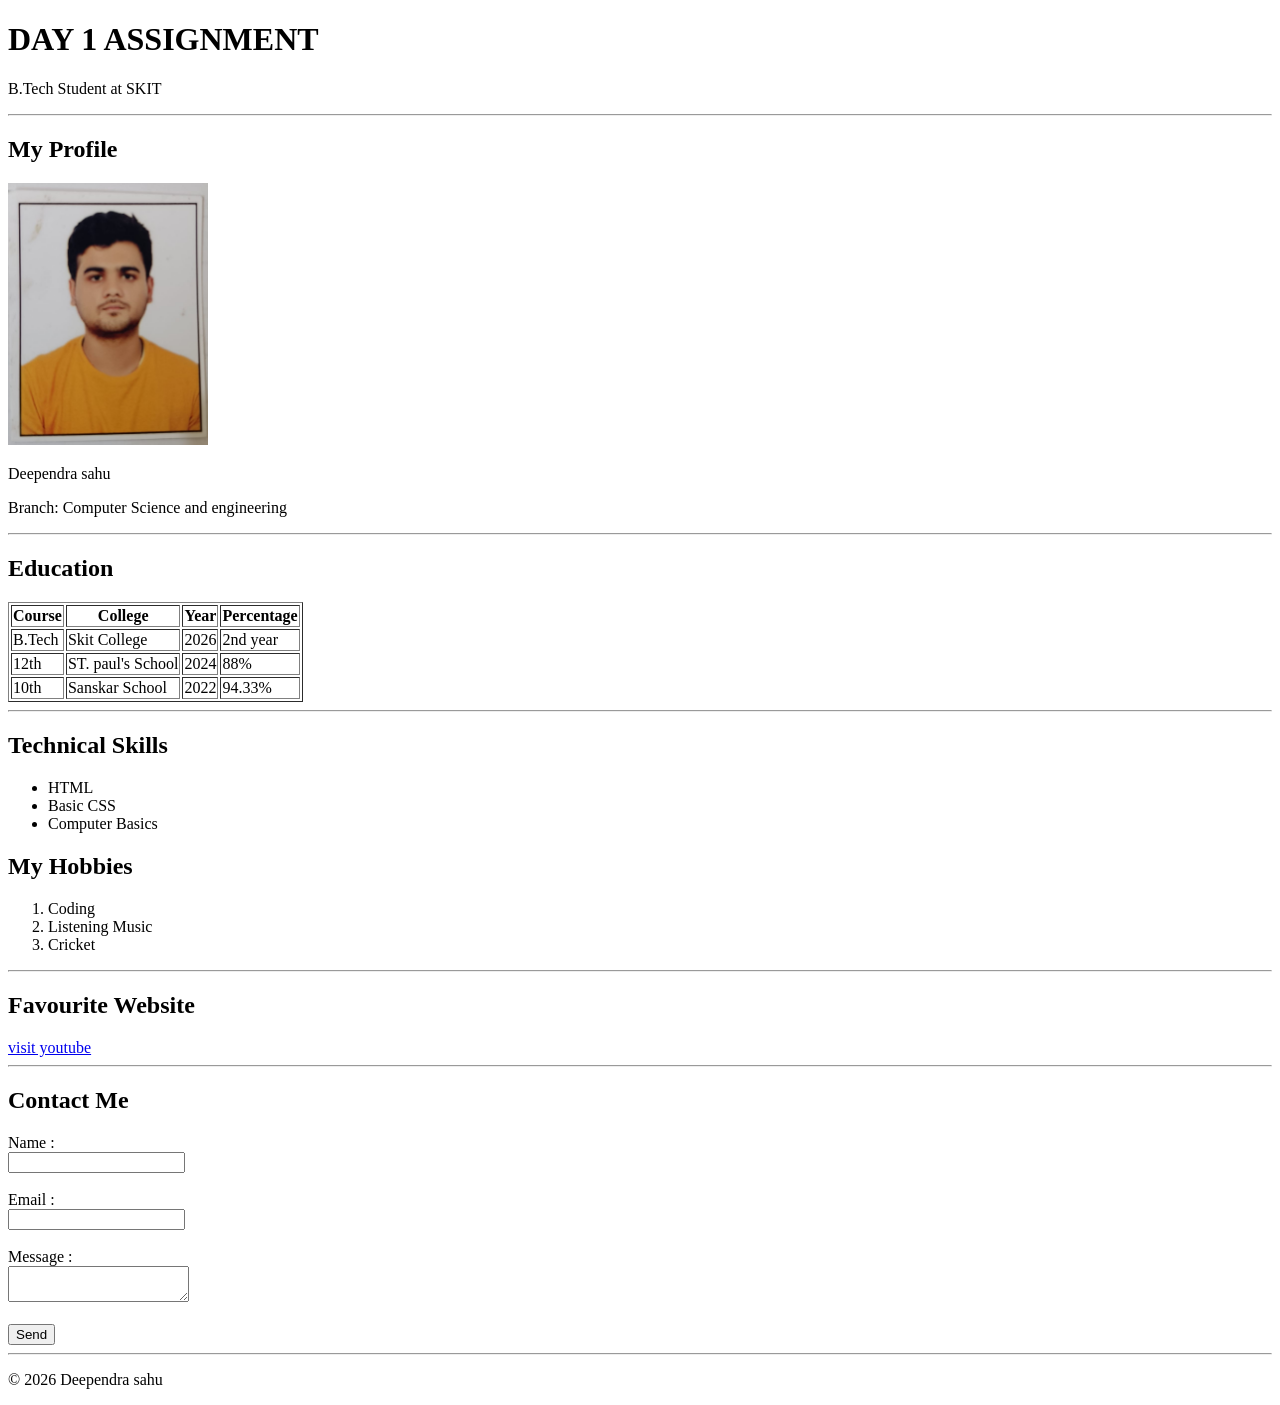
<file: 25ESKCS090/DAY-1/index.html>
<!DOCTYPE html>
<html lang="en">

<head>
    <meta charset="UTF-8">
    <meta name="viewport" content="width=device-width, initial-scale=1.0">
    <title>Student Profile</title>
</head>

<body>

    <header>
        <h1> DAY 1 ASSIGNMENT</h1>
        <p>B.Tech Student at SKIT</p>
    </header>

    <hr>

    <main>

        <section>

            <h2>My Profile</h2>

            <img src="WhatsApp Image 2026-07-12 at 10.43.09 AM.jpeg" alt="My Photo" width="200">

            <p>
            Deependra sahu
            </p>

            <p>
               Branch: Computer Science and engineering
            </p>

        </section>

        <hr>

        <section>

            <h2>Education</h2>

            <table border="1">

                <tr>
                    <th>Course</th>
                    <th>College</th>
                    <th>Year</th>
                    <th>Percentage</th>
                </tr>

                <tr>
                    <td>B.Tech</td>
                    <td>Skit College</td>
                    <td>2026</td>
                    <td>2nd year</td>
                </tr>

                <tr>
                    <td>12th</td>
                    <td>ST. paul's School</td>
                    <td>2024</td>
                    <td>88%</td>
                </tr>

                <tr>
                    <td>10th</td>
                    <td>Sanskar School</td>
                    <td>2022</td>
                    <td>94.33%</td>
                </tr>

            </table>

        </section>

        <hr>

        <section>

            <h2>Technical Skills</h2>

            <ul>
                <li>HTML</li>
                <li>Basic CSS</li>
                <li>Computer Basics</li>
            </ul>

            <h2>My Hobbies</h2>

            <ol>
                <li>Coding</li>
                <li>Listening Music</li>
                <li>Cricket</li>
            </ol>

        </section>

        <hr>

        <section>

            <h2>Favourite Website</h2>

            <a href="http://youtube.com" target="_blank">
                visit youtube
            </a>

        </section>

        <hr>

        <section>

            <h2>Contact Me</h2>

            <form action="#" method="post">

                <label for="name">Name :</label>
                <br>
                <input type="text" id="name" name="name">

                <br><br>

                <label for="email">Email :</label>
                <br>
                <input type="email" id="email" name="email">

                <br><br>

                <label for="message">Message :</label>
                <br>
                <textarea id="message" name="message"></textarea>

                <br><br>

                <button type="submit">Send</button>

            </form>

        </section>

    </main>

    <hr>

    <footer>

        <p>© 2026 Deependra sahu</p>

    </footer>

</body>

</html>
</file>
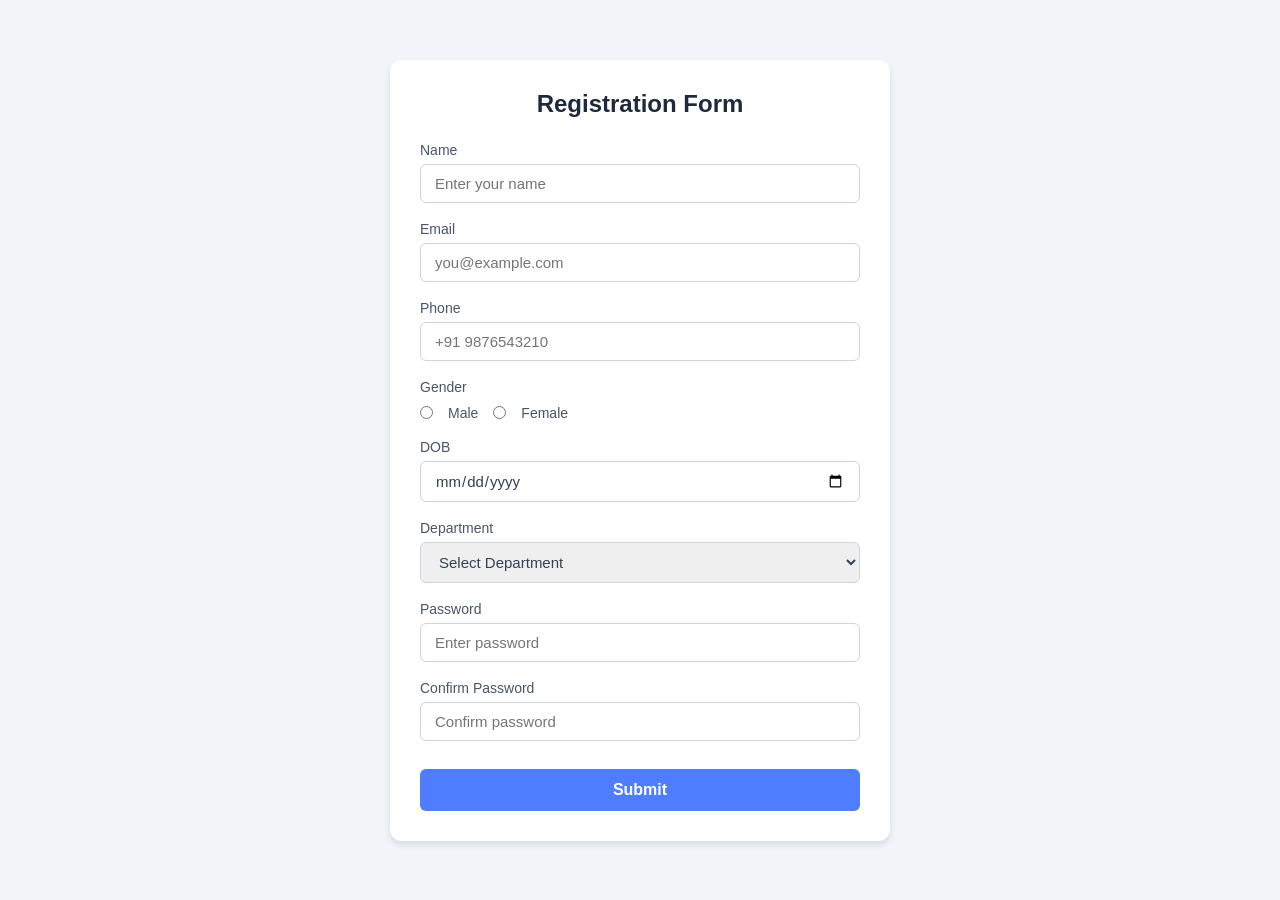
<file: 25ESKCS090/DAY-2/registration.html>
<!DOCTYPE html>
<html lang="en">
<head>
    <meta charset="UTF-8">
    <meta name="viewport" content="width=device-width, initial-scale=1.0">
    <title>Registration Form</title>
    <!-- External CSS file ko link kiya gaya hai -->
    <link rel="stylesheet" href="styles.css">
</head>
<body>

    <div class="form-container">
        <h2>Registration Form</h2>
        <form action="#" method="POST">
            
            <!-- Name Field -->
            <div class="form-group">
                <label for="name">Name</label>
                <input type="text" id="name" placeholder="Enter your name" required>
            </div>

            <!-- Email Field -->
            <div class="form-group">
                <label for="email">Email</label>
                <input type="email" id="email" placeholder="you@example.com" required>
            </div>

            <!-- Phone Field -->
            <div class="form-group">
                <label for="phone">Phone</label>
                <input type="tel" id="phone" placeholder="+91 9876543210" required>
            </div>

            <!-- Gender Field (Radio Buttons) -->
            <div class="form-group">
                <label>Gender</label>
                <div class="radio-group">
                    <input type="radio" id="male" name="gender" value="male" required>
                    <label for="male" class="radio-label">Male</label>
                    
                    <input type="radio" id="female" name="gender" value="female">
                    <label for="female" class="radio-label">Female</label>
                </div>
            </div>

            <!-- Date of Birth (DOB) Field -->
            <div class="form-group">
                <label for="dob">DOB</label>
                <input type="date" id="dob" required>
            </div>

            <!-- Department Field (Dropdown Menu) -->
            <div class="form-group">
                <label for="department">Department</label>
                <select id="department" required>
                    <option value="" disabled selected>Select Department</option>
                    <option value="cse">Computer Science (CSE)</option>
                    <option value="it">Information Technology (IT)</option>
                    <option value="ece">Electronics (ECE)</option>
                </select>
            </div>

            <!-- Password Field -->
            <div class="form-group">
                <label for="password">Password</label>
                <input type="password" id="password" placeholder="Enter password" minlength="6" required>
            </div>

            <!-- Confirm Password Field -->
            <div class="form-group">
                <label for="confirm-password">Confirm Password</label>
                <input type="password" id="confirm-password" placeholder="Confirm password" minlength="6" required>
            </div>

            <!-- Submit Button -->
            <button type="submit" class="submit-btn">Submit</button>

        </form>
    </div>

</body>
</html>
</file>
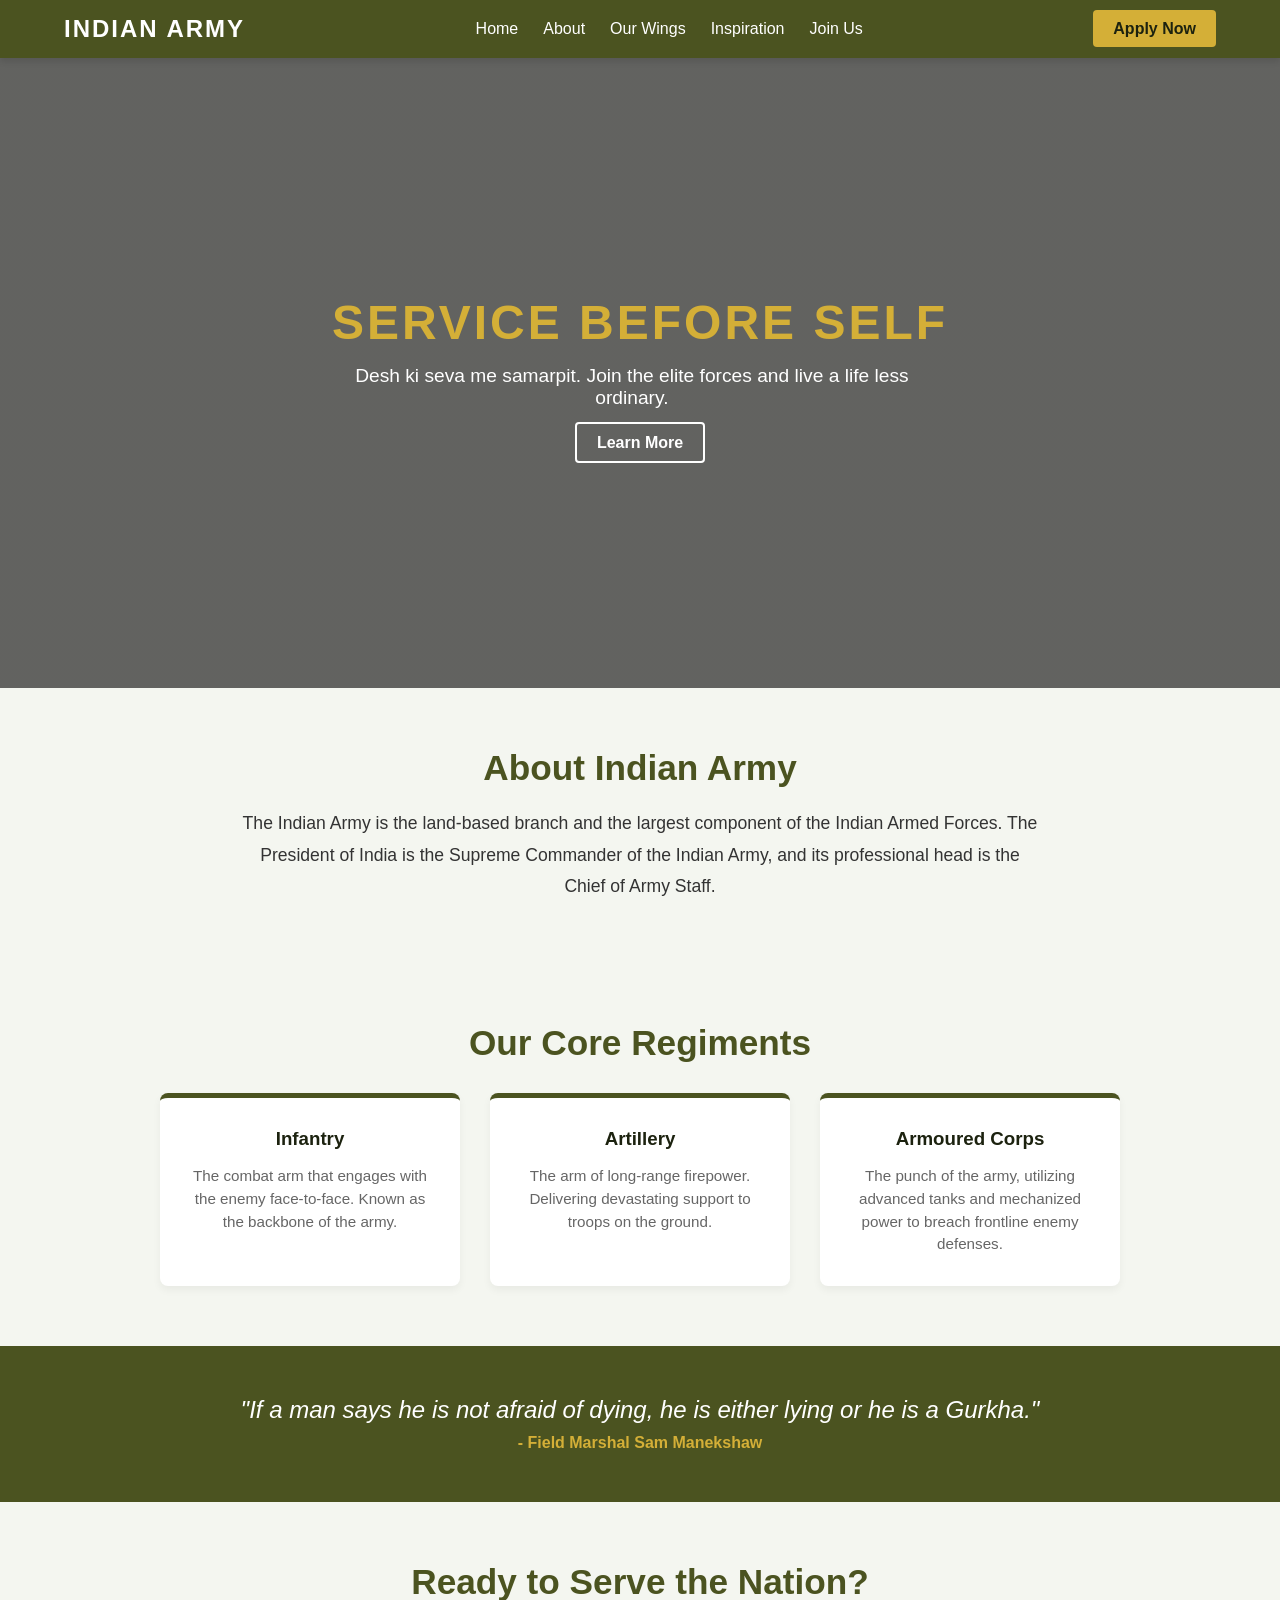
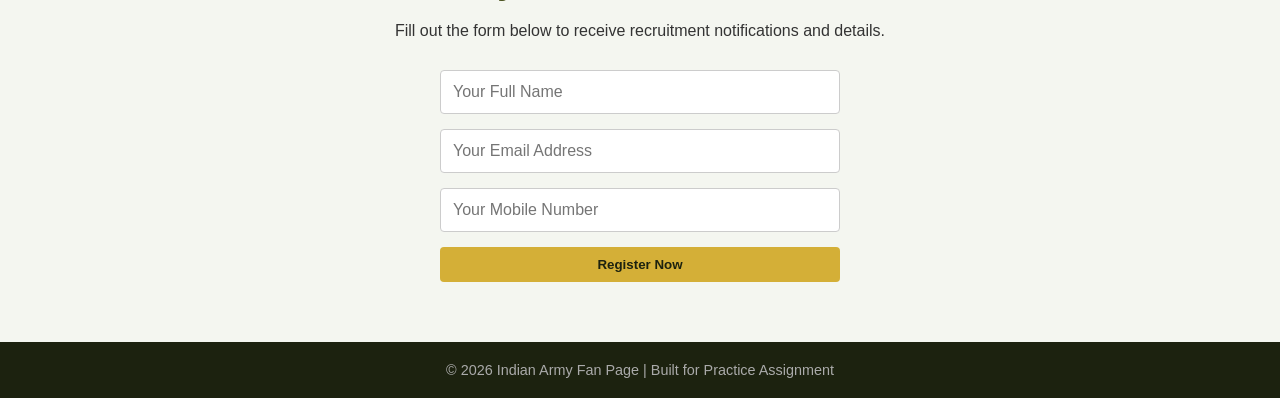
<file: 25ESKCS090/DAY-3/landingpage.html>
<!DOCTYPE html>
<html lang="en">
<head>
    <meta charset="UTF-8">
    <meta name="viewport" content="width=device-width, initial-scale=1.0">
    <title>Indian Army - Service Before Self</title>
    <link rel="stylesheet" href="style.css">
</head>
<body>

    <header class="navbar">
        <div class="logo">
            <h2>INDIAN ARMY</h2>
        </div>
        <nav>
            <ul class="nav-links">
                <li><a href="#home">Home</a></li>
                <li><a href="#about">About</a></li>
                <li><a href="#wings">Our Wings</a></li>
                <li><a href="#quote">Inspiration</a></li>
                <li><a href="#contact">Join Us</a></li>
            </ul>
        </nav>
        <div class="nav-btn">
            <a href="#contact" class="btn-primary">Apply Now</a>
        </div>
    </header>

    <section id="home" class="hero-section">
        <div class="hero-content">
            <h1>SERVICE BEFORE SELF</h1>
            <p>Desh ki seva me samarpit. Join the elite forces and live a life less ordinary.</p>
            <a href="#about" class="btn-secondary">Learn More</a>
        </div>
    </section>

    <section id="about" class="about-section">
        <h2>About Indian Army</h2>
        <p>The Indian Army is the land-based branch and the largest component of the Indian Armed Forces. The President of India is the Supreme Commander of the Indian Army, and its professional head is the Chief of Army Staff.</p>
    </section>

    <section id="wings" class="wings-section">
        <h2>Our Core Regiments</h2>
        <div class="cards-container">
            <div class="card">
                <h3>Infantry</h3>
                <p>The combat arm that engages with the enemy face-to-face. Known as the backbone of the army.</p>
            </div>
            <div class="card">
                <h3>Artillery</h3>
                <p>The arm of long-range firepower. Delivering devastating support to troops on the ground.</p>
            </div>
            <div class="card">
                <h3>Armoured Corps</h3>
                <p>The punch of the army, utilizing advanced tanks and mechanized power to breach frontline enemy defenses.</p>
            </div>
        </div>
    </section>

    <section id="quote" class="quote-section">
        <div class="quote-box">
            <p class="main-quote">"If a man says he is not afraid of dying, he is either lying or he is a Gurkha."</p>
            <p class="author">- Field Marshal Sam Manekshaw</p>
        </div>
    </section>

    <section id="contact" class="contact-section">
        <h2>Ready to Serve the Nation?</h2>
        <p>Fill out the form below to receive recruitment notifications and details.</p>
        <form class="join-form" onsubmit="event.preventDefault(); alert('Form Submitted Successfully!');">
            <input type="text" placeholder="Your Full Name" required>
            <input type="email" placeholder="Your Email Address" required>
            <input type="tel" placeholder="Your Mobile Number" required>
            <button type="submit" class="btn-primary">Register Now</button>
        </form>
    </section>

    <footer>
        <p>&copy; 2026 Indian Army Fan Page | Built for Practice Assignment</p>
    </footer>

</body>
</html>
</file>
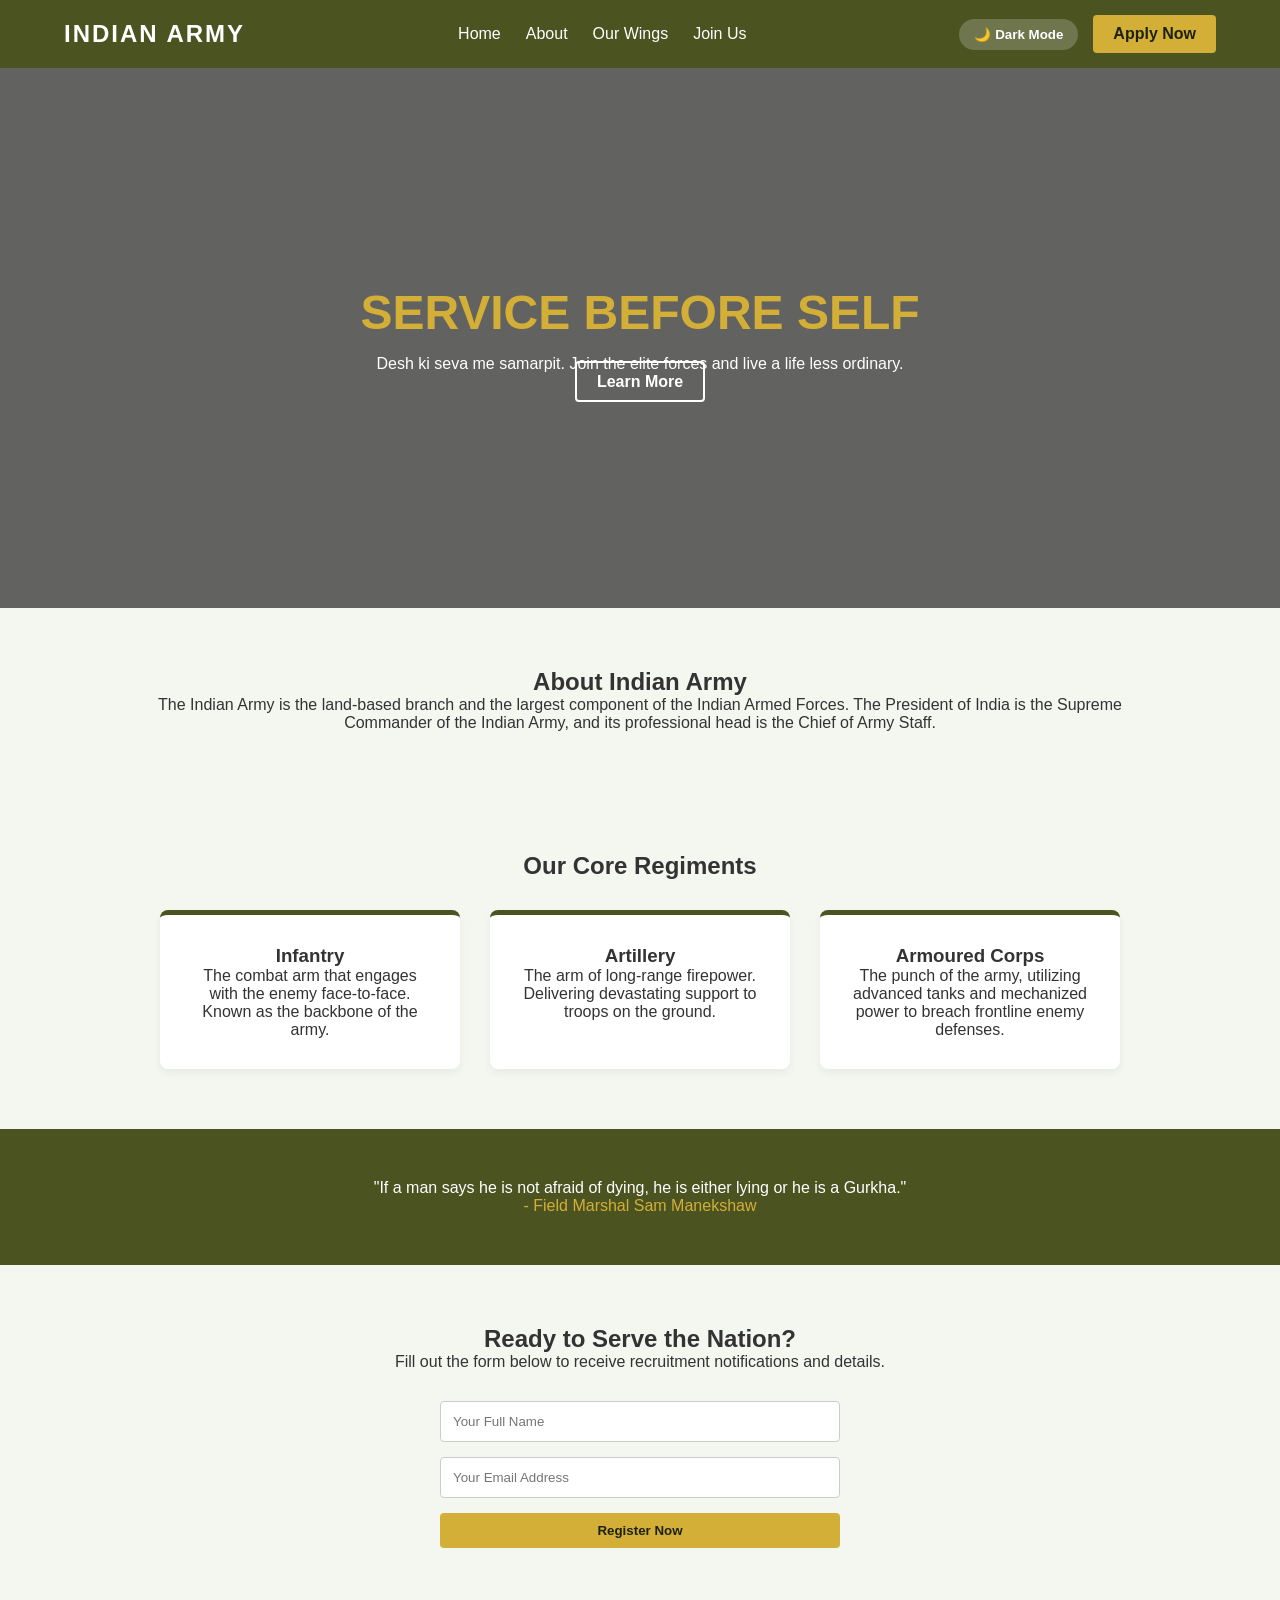
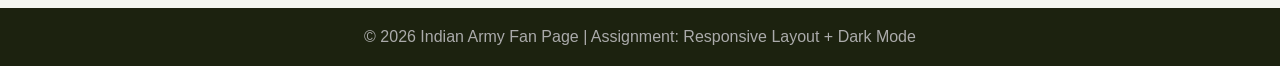
<file: 25ESKCS090/DAY-4/modechange.html>
<!DOCTYPE html>
<html lang="en">
<head>
    <meta charset="UTF-8">
    <meta name="viewport" content="width=device-width, initial-scale=1.0">
    <title>Indian Army - Service Before Self</title>
    <link rel="stylesheet" href="styles.css">
</head>
<body>

    <header class="navbar">
        <div class="logo">
            <h2>INDIAN ARMY</h2>
        </div>
        <nav>
            <ul class="nav-links">
                <li><a href="#home">Home</a></li>
                <li><a href="#about">About</a></li>
                <li><a href="#wings">Our Wings</a></li>
                <li><a href="#contact">Join Us</a></li>
            </ul>
        </nav>
        <div class="nav-controls">
            <button id="theme-toggle" class="btn-toggle">🌙 Dark Mode</button>
            <a href="#contact" class="btn-primary">Apply Now</a>
        </div>
    </header>

    <section id="home" class="hero-section">
        <div class="hero-content">
            <h1>SERVICE BEFORE SELF</h1>
            <p>Desh ki seva me samarpit. Join the elite forces and live a life less ordinary.</p>
            <a href="#about" class="btn-secondary">Learn More</a>
        </div>
    </section>

    <section id="about" class="about-section">
        <h2>About Indian Army</h2>
        <p>The Indian Army is the land-based branch and the largest component of the Indian Armed Forces. The President of India is the Supreme Commander of the Indian Army, and its professional head is the Chief of Army Staff.</p>
    </section>

    <section id="wings" class="wings-section">
        <h2>Our Core Regiments</h2>
        <div class="cards-container">
            <div class="card">
                <h3>Infantry</h3>
                <p>The combat arm that engages with the enemy face-to-face. Known as the backbone of the army.</p>
            </div>
            <div class="card">
                <h3>Artillery</h3>
                <p>The arm of long-range firepower. Delivering devastating support to troops on the ground.</p>
            </div>
            <div class="card">
                <h3>Armoured Corps</h3>
                <p>The punch of the army, utilizing advanced tanks and mechanized power to breach frontline enemy defenses.</p>
            </div>
        </div>
    </section>

    <section id="quote" class="quote-section">
        <div class="quote-box">
            <p class="main-quote">"If a man says he is not afraid of dying, he is either lying or he is a Gurkha."</p>
            <p class="author">- Field Marshal Sam Manekshaw</p>
        </div>
    </section>

    <section id="contact" class="contact-section">
        <h2>Ready to Serve the Nation?</h2>
        <p>Fill out the form below to receive recruitment notifications and details.</p>
        
        <form id="joinForm" class="join-form" novalidate>
            <div class="form-group">
                <input type="text" id="username" placeholder="Your Full Name">
                <small class="error-msg" id="nameError"></small>
            </div>
            <div class="form-group">
                <input type="email" id="useremail" placeholder="Your Email Address">
                <small class="error-msg" id="emailError"></small>
            </div>
            <button type="submit" class="btn-primary">Register Now</button>
        </form>
    </section>

    <footer>
        <p>&copy; 2026 Indian Army Fan Page | Assignment: Responsive Layout + Dark Mode</p>
    </footer>

    <script src="script.js"></script>
</body>
</html>
</file>
<file: 25ESKCS090/DAY-2/styles.css>
* {
    margin: 0;
    padding: 0;
    box-sizing: border-box;
    font-family: 'Poppins', sans-serif;
}

body {
    background-color: #f1f5f9;
    display: flex;
    justify-content: center;
    align-items: center;
    min-height: 100vh;
    padding: 20px;
}

.form-container {
    background-color: #ffffff;
    width: 100%;
    max-width: 500px;
    padding: 30px;
    border-radius: 12px; 
    box-shadow: 0 4px 6px rgba(0, 0, 0, 0.1);
}

.form-container h2 {
    text-align: center;
    color: #1e293b;
    margin-bottom: 24px;
    font-weight: 600;
}

/* Individual Form Group (Spacing) */
.form-group {
    margin-bottom: 18px;
}

/* Label Styling */
.form-group label {
    display: block;
    color: #475569;
    font-size: 14px;
    margin-bottom: 6px;
    font-weight: 500;
}

/* Text, Email, Password, Date, and Select Inputs Styling */
.form-group input[type="text"],
.form-group input[type="email"],
.form-group input[type="tel"],
.form-group input[type="date"],
.form-group input[type="password"],
.form-group select {
    width: 100%;
    padding: 10px 14px; /* Padding inside elements */
    border: 1px solid #cbd5e1;
    border-radius: 6px; /* Rounded corners for inputs */
    font-size: 15px;
    color: #334155;
    outline: none;
    transition: border-color 0.2s;
}

/* Input focus effect */
.form-group input:focus,
.form-group select:focus {
    border-color: #4f7dff;
}

/* Radio Button Layout */
.radio-group {
    display: flex;
    align-items: center;
    gap: 15px;
    padding-top: 4px;
}

.radio-group input[type="radio"] {
    cursor: pointer;
}

.radio-group .radio-label {
    display: inline;
    margin-bottom: 0;
    cursor: pointer;
}

/* Submit Button Styling */
.submit-btn {
    width: 100%;
    background-color: #4f7dff;
    color: white;
    border: none;
    padding: 12px;
    font-size: 16px;
    font-weight: 600;
    border-radius: 6px;
    cursor: pointer;
    transition: background-color 0.3s ease; /* Smooth animation toggle */
    margin-top: 10px;
}

/* Button Hover Effect pseudo-class */
.submit-btn:hover {
    background-color: #16ffbb;
    color: #1e293b;
}
</file>
<file: 25ESKCS090/DAY-3/style.css>
/* General Reset & Fonts */
* {
    margin: 0;
    padding: 0;
    box-sizing: border-box;
    font-family: 'Segoe UI', Tahoma, Geneva, Verdana, sans-serif;
}

html {
    scroll-behavior: smooth;
}

body {
    background-color: #f4f6f0;
    color: #333;
}

/* Colors Theme: Army Green & Gold Accent */
:root {
    --primary-color: #4B5320; /* Army Green */
    --accent-color: #D4AF37;  /* Gold */
    --dark-color: #1c220f;
    --light-color: #ffffff;
}

/* Navigation Bar */
.navbar {
    display: flex;
    justify-content: space-between;
    align-items: center;
    background-color: var(--primary-color);
    padding: 15px 5%;
    position: sticky;
    top: 0;
    z-index: 1000;
    box-shadow: 0 4px 6px rgba(0,0,0,0.1);
}

.navbar .logo h2 {
    color: var(--light-color);
    letter-spacing: 2px;
}

.nav-links {
    display: flex;
    list-style: none;
    gap: 25px;
}

.nav-links a {
    color: var(--light-color);
    text-decoration: none;
    font-weight: 500;
    transition: color 0.3s ease;
}

.nav-links a:hover {
    color: var(--accent-color);
}

/* Buttons */
.btn-primary {
    background-color: var(--accent-color);
    color: var(--dark-color);
    padding: 10px 20px;
    text-decoration: none;
    font-weight: bold;
    border-radius: 4px;
    border: none;
    cursor: pointer;
    transition: background-color 0.3s ease;
}

.btn-primary:hover {
    background-color: #bfa030;
}

.btn-secondary {
    background-color: transparent;
    color: var(--light-color);
    border: 2px solid var(--light-color);
    padding: 10px 20px;
    text-decoration: none;
    font-weight: bold;
    border-radius: 4px;
    transition: all 0.3s ease;
}

.btn-secondary:hover {
    background-color: var(--light-color);
    color: var(--dark-color);
}

/* Hero Section */
.hero-section {
    background: linear-gradient(rgba(0, 0, 0, 0.6), rgba(0, 0, 0, 0.6)), 
                url('https://images.unsplash.com/photo-1590235941147-ba0c9b0a8f82?q=80&w=1200') no-repeat center center/cover;
    height: 70vh;
    display: flex;
    justify-content: center;
    align-items: center;
    text-align: center;
    color: var(--light-color);
    padding: 0 20px;
}

.hero-content h1 {
    font-size: 3rem;
    margin-bottom: 15px;
    letter-spacing: 3px;
    color: var(--accent-color);
}

.hero-content p {
    font-size: 1.2rem;
    margin-bottom: 25px;
    max-width: 600px;
}

/* Sections Common Style */
.about-section, .wings-section, .contact-section {
    padding: 60px 10%;
    text-align: center;
}

.about-section h2, .wings-section h2, .contact-section h2 {
    font-size: 2.2rem;
    color: var(--primary-color);
    margin-bottom: 20px;
}

.about-section p {
    font-size: 1.1rem;
    line-height: 1.8;
    max-width: 800px;
    margin: 0 auto;
}

/* Cards Section using Flexbox */
.cards-container {
    display: flex;
    justify-content: center;
    gap: 30px;
    flex-wrap: wrap;
    margin-top: 30px;
}

.card {
    background-color: var(--light-color);
    border-top: 5px solid var(--primary-color);
    border-radius: 8px;
    padding: 30px;
    width: 300px;
    box-shadow: 0 4px 8px rgba(0,0,0,0.05);
    transition: transform 0.3s ease;
}

.card:hover {
    transform: translateY(-5px);
}

.card h3 {
    margin-bottom: 15px;
    color: var(--dark-color);
}

.card p {
    font-size: 0.95rem;
    line-height: 1.5;
    color: #666;
}

/* Quote Section */
.quote-section {
    background-color: var(--primary-color);
    color: var(--light-color);
    padding: 50px 20px;
    text-align: center;
}

.quote-box .main-quote {
    font-size: 1.5rem;
    font-style: italic;
    margin-bottom: 10px;
}

.quote-box .author {
    color: var(--accent-color);
    font-weight: bold;
}

/* Contact Form Section */
.join-form {
    display: flex;
    flex-direction: column;
    max-width: 400px;
    margin: 30px auto 0 auto;
    gap: 15px;
}

.join-form input {
    padding: 12px;
    border: 1px solid #ccc;
    border-radius: 4px;
    font-size: 1rem;
}

/* Footer */
footer {
    background-color: var(--dark-color);
    color: #aaa;
    text-align: center;
    padding: 20px;
    font-size: 0.9rem;
}
</file>
<file: 25ESKCS090/DAY-4/styles.css>
/* General Reset & Fonts */
* {
    margin: 0;
    padding: 0;
    box-sizing: border-box;
    font-family: 'Segoe UI', Tahoma, Geneva, Verdana, sans-serif;
    transition: background-color 0.3s ease, color 0.3s ease;
}

html {
    scroll-behavior: smooth;
}

/* Color Variables for Light and Dark Theme */
body {
    background-color: #f4f6f0;
    color: #333333;
}

/* Dark Mode Colors Classes */
body.dark-theme {
    background-color: #121212;
    color: #e0e0e0;
}

:root {
    --primary-color: #4B5320; /* Army Green */
    --accent-color: #D4AF37;  /* Gold */
    --light-card: #ffffff;
    --dark-card: #1e1e1e;
}

/* Navigation Bar */
.navbar {
    display: flex;
    justify-content: space-between;
    align-items: center;
    background-color: var(--primary-color);
    padding: 15px 5%;
    position: sticky;
    top: 0;
    z-index: 1000;
}

.navbar .logo h2 {
    color: #ffffff;
    letter-spacing: 2px;
}

.nav-links {
    display: flex;
    list-style: none;
    gap: 25px;
}

.nav-links a {
    color: #ffffff;
    text-decoration: none;
    font-weight: 500;
}

.nav-links a:hover {
    color: var(--accent-color);
}

.nav-controls {
    display: flex;
    align-items: center;
    gap: 15px;
}

/* Dark Mode Button Style */
.btn-toggle {
    background-color: rgba(255, 255, 255, 0.2);
    color: #ffffff;
    border: none;
    padding: 8px 15px;
    border-radius: 20px;
    cursor: pointer;
    font-weight: 600;
}

.btn-toggle:hover {
    background-color: rgba(255, 255, 255, 0.3);
}

/* Action Buttons */
.btn-primary {
    background-color: var(--accent-color);
    color: #1c220f;
    padding: 10px 20px;
    text-decoration: none;
    font-weight: bold;
    border-radius: 4px;
    border: none;
    cursor: pointer;
}

.btn-secondary {
    background-color: transparent;
    color: #ffffff;
    border: 2px solid #ffffff;
    padding: 10px 20px;
    text-decoration: none;
    font-weight: bold;
    border-radius: 4px;
}

/* Hero Section */
.hero-section {
    background: linear-gradient(rgba(0, 0, 0, 0.6), rgba(0, 0, 0, 0.6)), 
                url('https://images.unsplash.com/photo-1590235941147-ba0c9b0a8f82?q=80&w=1200') no-repeat center center/cover;
    height: 60vh;
    display: flex;
    justify-content: center;
    align-items: center;
    text-align: center;
    color: #ffffff;
}

.hero-content h1 {
    font-size: 3rem;
    color: var(--accent-color);
    margin-bottom: 15px;
}

/* Content Sections */
.about-section, .wings-section, .contact-section {
    padding: 60px 10%;
    text-align: center;
}

/* Cards (Flexbox) changing according to theme */
.cards-container {
    display: flex;
    justify-content: center;
    gap: 30px;
    flex-wrap: wrap;
    margin-top: 30px;
}

.card {
    background-color: var(--light-card);
    border-top: 5px solid var(--primary-color);
    border-radius: 8px;
    padding: 30px;
    width: 300px;
    box-shadow: 0 4px 8px rgba(0,0,0,0.05);
}

body.dark-theme .card {
    background-color: var(--dark-card);
    color: #e0e0e0;
    box-shadow: 0 4px 8px rgba(0,0,0,0.5);
}

/* Quote Section */
.quote-section {
    background-color: var(--primary-color);
    color: #ffffff;
    padding: 50px 20px;
    text-align: center;
}

.quote-box .author {
    color: var(--accent-color);
}

/* Forms & Validation Styling */
.join-form {
    display: flex;
    flex-direction: column;
    max-width: 400px;
    margin: 30px auto 0 auto;
    gap: 15px;
}

.form-group {
    text-align: left;
    display: flex;
    flex-direction: column;
}

.join-form input {
    padding: 12px;
    border: 1px solid #ccc;
    border-radius: 4px;
}

body.dark-theme .join-form input {
    background-color: #2b2b2b;
    border: 1px solid #444;
    color: #fff;
}

.error-msg {
    color: red;
    font-size: 0.85rem;
    margin-top: 5px;
    display: none;
}

/* Footer */
footer {
    background-color: #1c220f;
    color: #aaa;
    text-align: center;
    padding: 20px;
}
</file>
